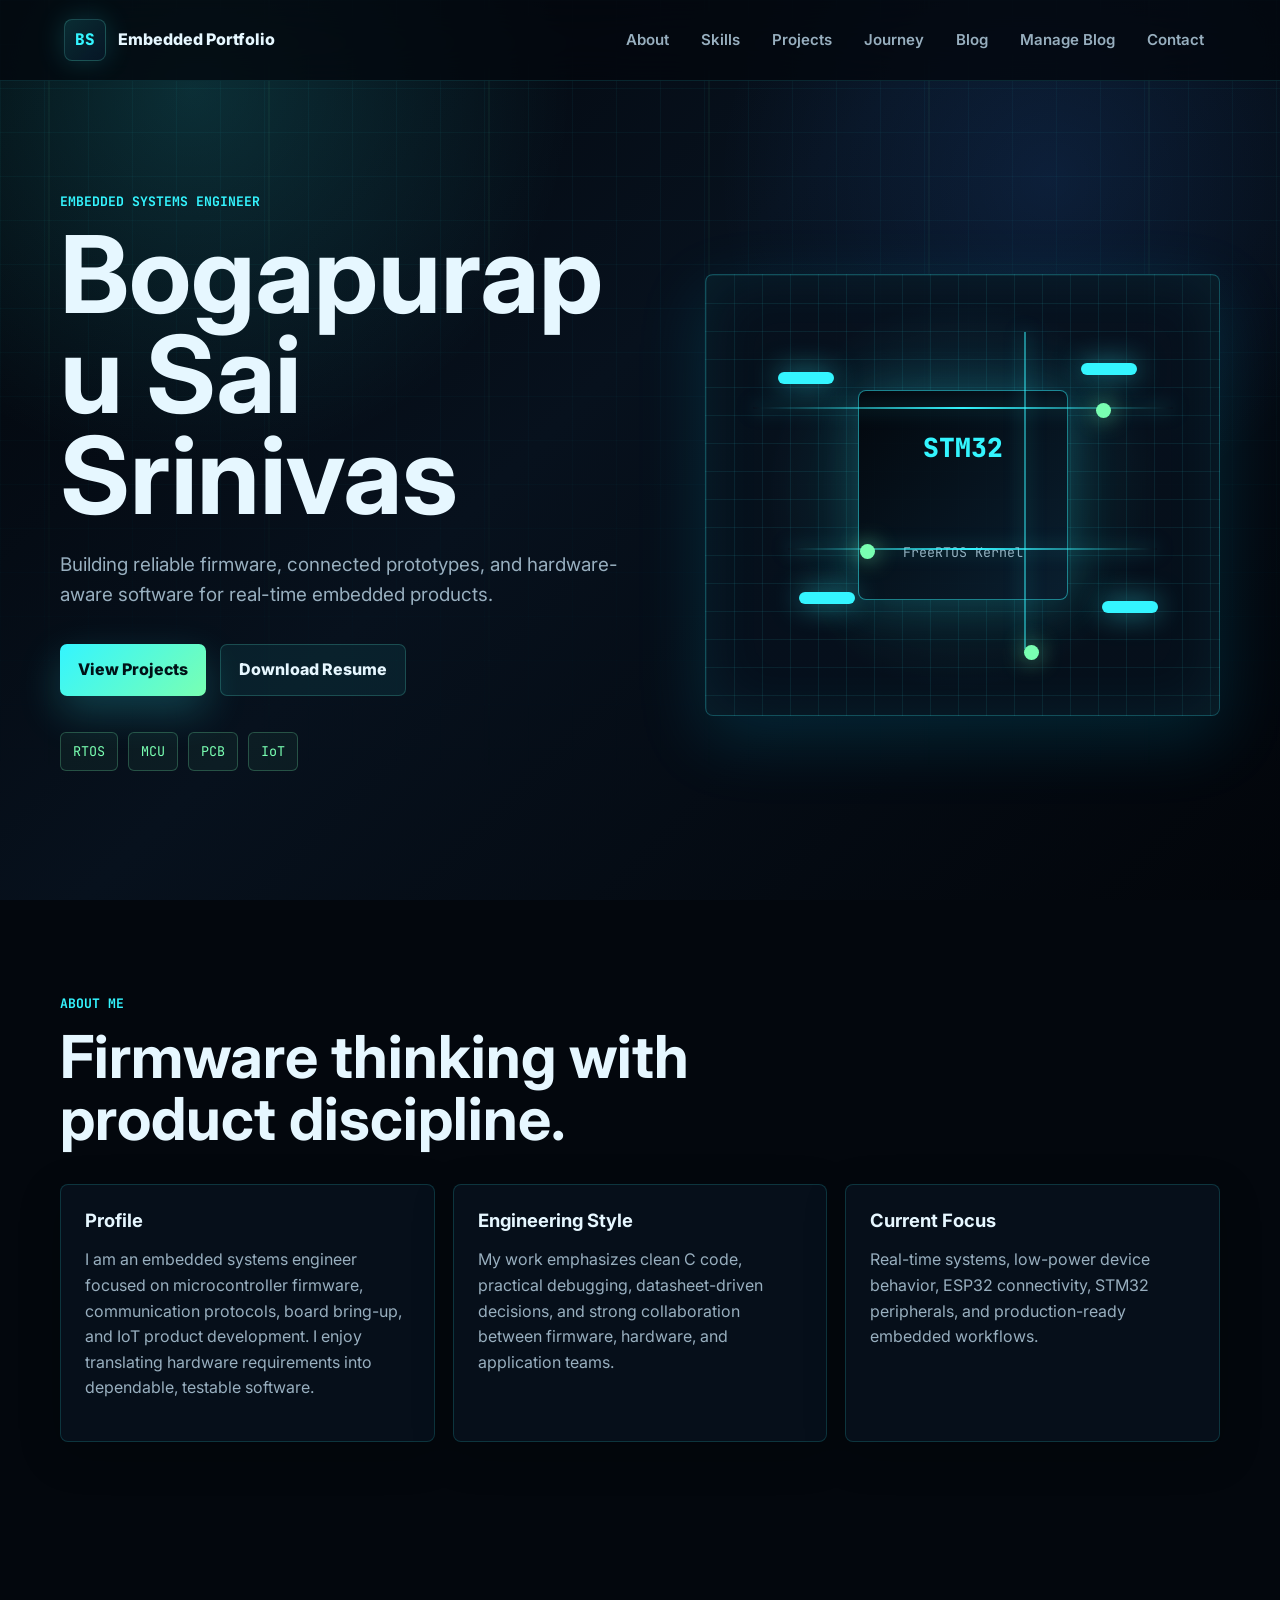
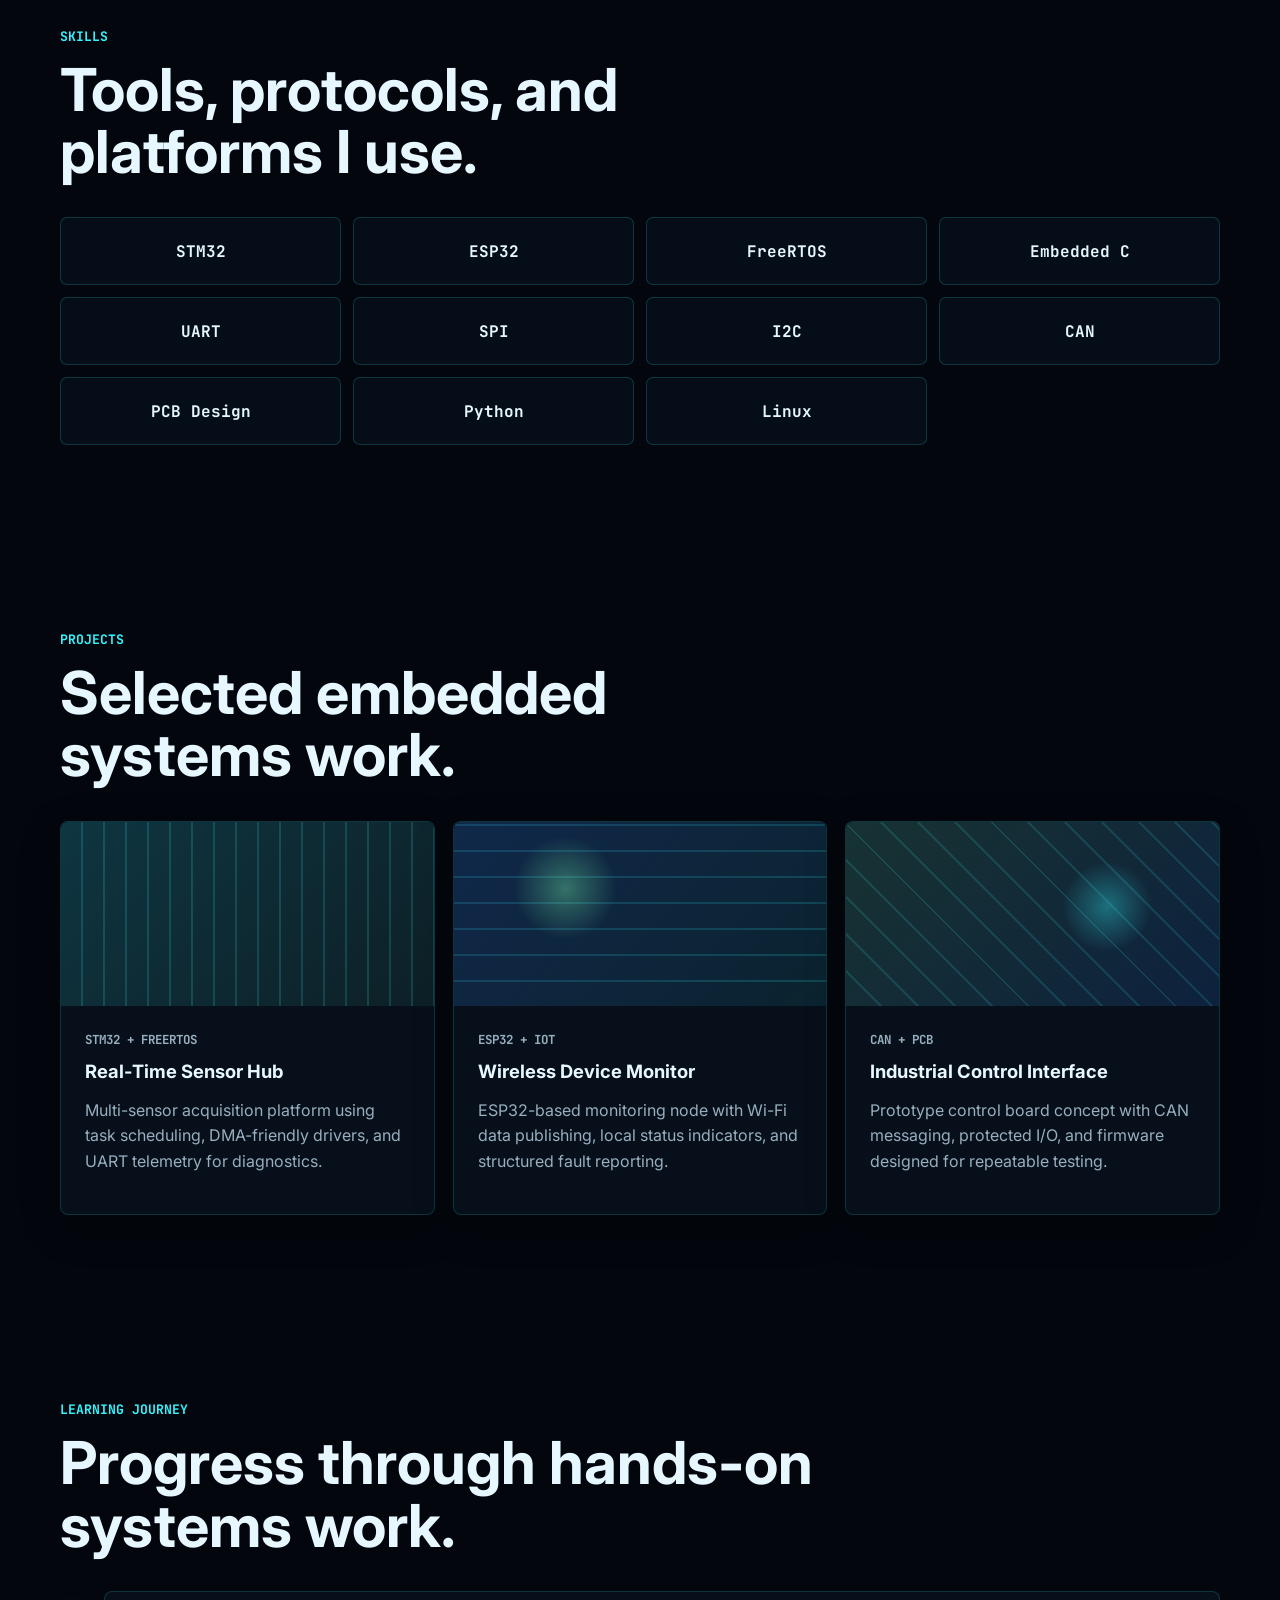
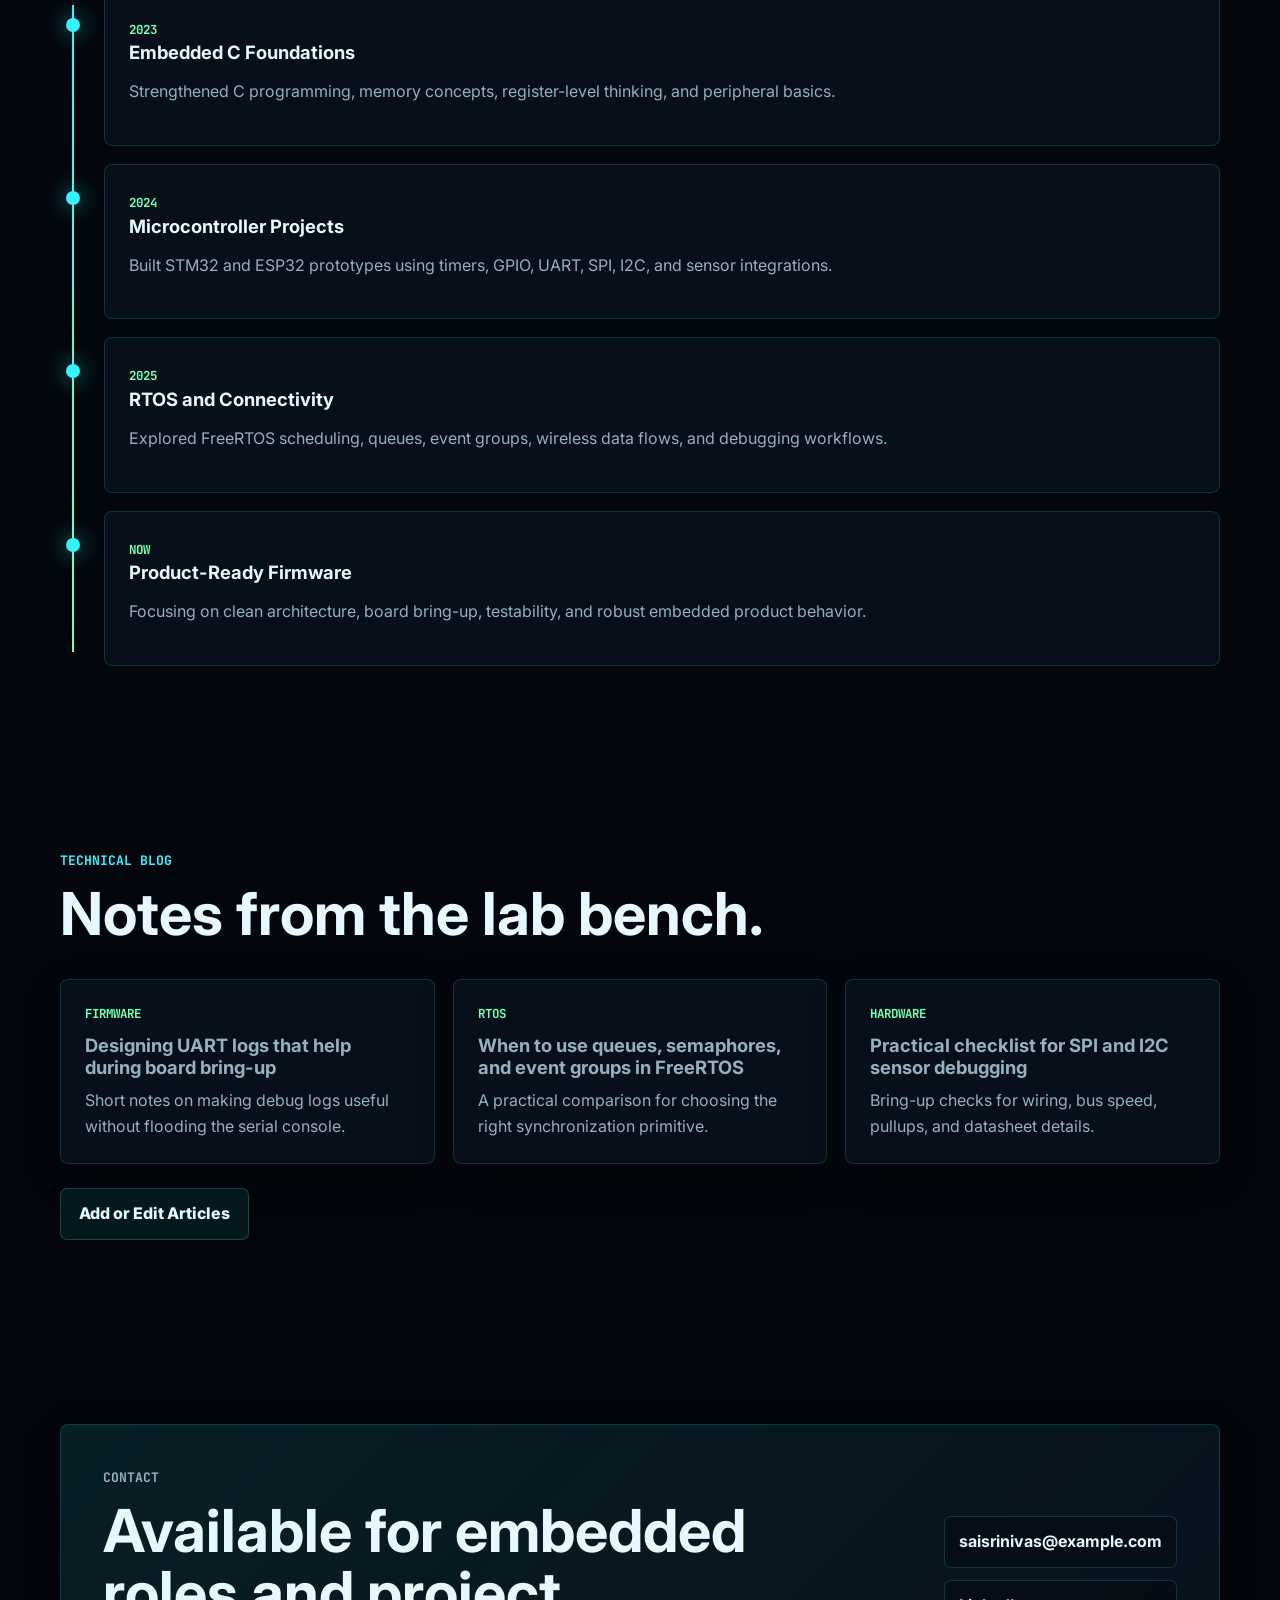
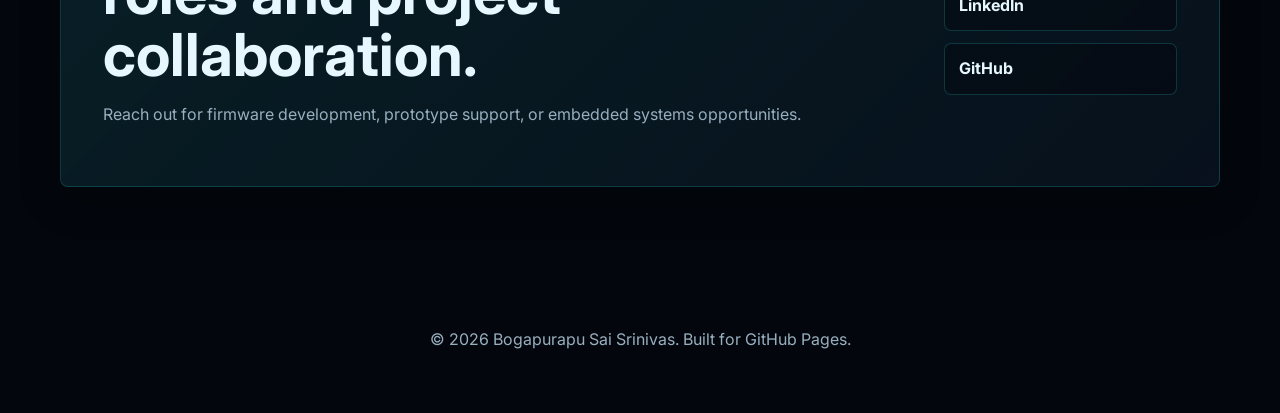
<file: index.html>
<!DOCTYPE html>
<html lang="en">
<head>
  <meta charset="UTF-8">
  <meta name="viewport" content="width=device-width, initial-scale=1.0">
  <meta name="description" content="Portfolio of Bogapurapu Sai Srinivas, Embedded Systems Engineer specializing in STM32, ESP32, FreeRTOS, Embedded C, and connected hardware systems.">
  <title>Bogapurapu Sai Srinivas | Embedded Systems Engineer</title>
  <link rel="preconnect" href="https://fonts.googleapis.com">
  <link rel="preconnect" href="https://fonts.gstatic.com" crossorigin>
  <link href="https://fonts.googleapis.com/css2?family=Inter:wght@400;500;600;700;800&family=JetBrains+Mono:wght@500;700&display=swap" rel="stylesheet">
  <link rel="stylesheet" href="style.css">
</head>
<body>
  <div class="page-grid" aria-hidden="true"></div>
  <header class="site-header">
    <a class="brand" href="#home" aria-label="Go to home">
      <span class="brand-mark">BS</span>
      <span>Embedded Portfolio</span>
    </a>
    <button class="nav-toggle" type="button" aria-label="Open navigation" aria-expanded="false">
      <span></span>
      <span></span>
      <span></span>
    </button>
    <nav class="site-nav" aria-label="Primary navigation">
      <a href="#about">About</a>
      <a href="#skills">Skills</a>
      <a href="#projects">Projects</a>
      <a href="#journey">Journey</a>
      <a href="#blog">Blog</a>
      <a href="blog.html">Manage Blog</a>
      <a href="#contact">Contact</a>
    </nav>
  </header>

  <main>
    <section class="hero section" id="home">
      <div class="hero-copy reveal">
        <p class="eyebrow">Embedded Systems Engineer</p>
        <h1>Bogapurapu Sai Srinivas</h1>
        <p class="hero-text">
          Building reliable firmware, connected prototypes, and hardware-aware software for real-time embedded products.
        </p>
        <div class="hero-actions">
          <a class="button primary" href="#projects">View Projects</a>
          <a class="button secondary" href="resume.pdf" download>Download Resume</a>
        </div>
        <div class="signal-row" aria-label="Engineering highlights">
          <span>RTOS</span>
          <span>MCU</span>
          <span>PCB</span>
          <span>IoT</span>
        </div>
      </div>

      <div class="hero-visual reveal" aria-label="Circuit board illustration">
        <div class="chip-card">
          <div class="chip-core">
            <span>STM32</span>
            <small>FreeRTOS Kernel</small>
          </div>
          <div class="pin pin-a"></div>
          <div class="pin pin-b"></div>
          <div class="pin pin-c"></div>
          <div class="pin pin-d"></div>
          <div class="trace trace-one"></div>
          <div class="trace trace-two"></div>
          <div class="trace trace-three"></div>
          <div class="node node-one"></div>
          <div class="node node-two"></div>
          <div class="node node-three"></div>
        </div>
      </div>
    </section>

    <section class="section about" id="about">
      <div class="section-heading reveal">
        <p class="eyebrow">About Me</p>
        <h2>Firmware thinking with product discipline.</h2>
      </div>
      <div class="about-grid">
        <article class="panel reveal">
          <h3>Profile</h3>
          <p>
            I am an embedded systems engineer focused on microcontroller firmware, communication protocols, board bring-up, and IoT product development. I enjoy translating hardware requirements into dependable, testable software.
          </p>
        </article>
        <article class="panel reveal">
          <h3>Engineering Style</h3>
          <p>
            My work emphasizes clean C code, practical debugging, datasheet-driven decisions, and strong collaboration between firmware, hardware, and application teams.
          </p>
        </article>
        <article class="panel reveal">
          <h3>Current Focus</h3>
          <p>
            Real-time systems, low-power device behavior, ESP32 connectivity, STM32 peripherals, and production-ready embedded workflows.
          </p>
        </article>
      </div>
    </section>

    <section class="section" id="skills">
      <div class="section-heading reveal">
        <p class="eyebrow">Skills</p>
        <h2>Tools, protocols, and platforms I use.</h2>
      </div>
      <div class="skills-grid reveal">
        <span>STM32</span>
        <span>ESP32</span>
        <span>FreeRTOS</span>
        <span>Embedded C</span>
        <span>UART</span>
        <span>SPI</span>
        <span>I2C</span>
        <span>CAN</span>
        <span>PCB Design</span>
        <span>Python</span>
        <span>Linux</span>
      </div>
    </section>

    <section class="section" id="projects">
      <div class="section-heading reveal">
        <p class="eyebrow">Projects</p>
        <h2>Selected embedded systems work.</h2>
      </div>
      <div class="project-grid">
        <article class="project-card reveal">
          <div class="project-image image-one"></div>
          <div class="project-body">
            <p class="project-tag">STM32 + FreeRTOS</p>
            <h3>Real-Time Sensor Hub</h3>
            <p>Multi-sensor acquisition platform using task scheduling, DMA-friendly drivers, and UART telemetry for diagnostics.</p>
          </div>
        </article>
        <article class="project-card reveal">
          <div class="project-image image-two"></div>
          <div class="project-body">
            <p class="project-tag">ESP32 + IoT</p>
            <h3>Wireless Device Monitor</h3>
            <p>ESP32-based monitoring node with Wi-Fi data publishing, local status indicators, and structured fault reporting.</p>
          </div>
        </article>
        <article class="project-card reveal">
          <div class="project-image image-three"></div>
          <div class="project-body">
            <p class="project-tag">CAN + PCB</p>
            <h3>Industrial Control Interface</h3>
            <p>Prototype control board concept with CAN messaging, protected I/O, and firmware designed for repeatable testing.</p>
          </div>
        </article>
      </div>
    </section>

    <section class="section timeline-section" id="journey">
      <div class="section-heading reveal">
        <p class="eyebrow">Learning Journey</p>
        <h2>Progress through hands-on systems work.</h2>
      </div>
      <div class="timeline">
        <div class="timeline-item reveal">
          <span>2023</span>
          <h3>Embedded C Foundations</h3>
          <p>Strengthened C programming, memory concepts, register-level thinking, and peripheral basics.</p>
        </div>
        <div class="timeline-item reveal">
          <span>2024</span>
          <h3>Microcontroller Projects</h3>
          <p>Built STM32 and ESP32 prototypes using timers, GPIO, UART, SPI, I2C, and sensor integrations.</p>
        </div>
        <div class="timeline-item reveal">
          <span>2025</span>
          <h3>RTOS and Connectivity</h3>
          <p>Explored FreeRTOS scheduling, queues, event groups, wireless data flows, and debugging workflows.</p>
        </div>
        <div class="timeline-item reveal">
          <span>Now</span>
          <h3>Product-Ready Firmware</h3>
          <p>Focusing on clean architecture, board bring-up, testability, and robust embedded product behavior.</p>
        </div>
      </div>
    </section>

    <section class="section" id="blog">
      <div class="section-heading reveal">
        <p class="eyebrow">Technical Blog</p>
        <h2>Notes from the lab bench.</h2>
      </div>
      <div class="blog-grid" id="blog-list">
        <article class="blog-card reveal">
          <p>Firmware</p>
          <h3>Designing UART logs that help during board bring-up</h3>
          <span>Short notes on making debug logs useful without flooding the serial console.</span>
        </article>
        <article class="blog-card reveal">
          <p>RTOS</p>
          <h3>When to use queues, semaphores, and event groups in FreeRTOS</h3>
          <span>A practical comparison for choosing the right synchronization primitive.</span>
        </article>
        <article class="blog-card reveal">
          <p>Hardware</p>
          <h3>Practical checklist for SPI and I2C sensor debugging</h3>
          <span>Bring-up checks for wiring, bus speed, pullups, and datasheet details.</span>
        </article>
      </div>
      <div class="section-actions reveal">
        <a class="button secondary" href="blog.html">Add or Edit Articles</a>
      </div>
    </section>

    <section class="section contact" id="contact">
      <div class="contact-panel reveal">
        <div>
          <p class="eyebrow">Contact</p>
          <h2>Available for embedded roles and project collaboration.</h2>
          <p>Reach out for firmware development, prototype support, or embedded systems opportunities.</p>
        </div>
        <div class="contact-links">
          <a href="mailto:saisrinivas@example.com">saisrinivas@example.com</a>
          <a href="https://www.linkedin.com" target="_blank" rel="noreferrer">LinkedIn</a>
          <a href="https://github.com" target="_blank" rel="noreferrer">GitHub</a>
        </div>
      </div>
    </section>
  </main>

  <footer class="site-footer">
    <p>&copy; 2026 Bogapurapu Sai Srinivas. Built for GitHub Pages.</p>
  </footer>

  <script src="script.js"></script>
</body>
</html>
</file>
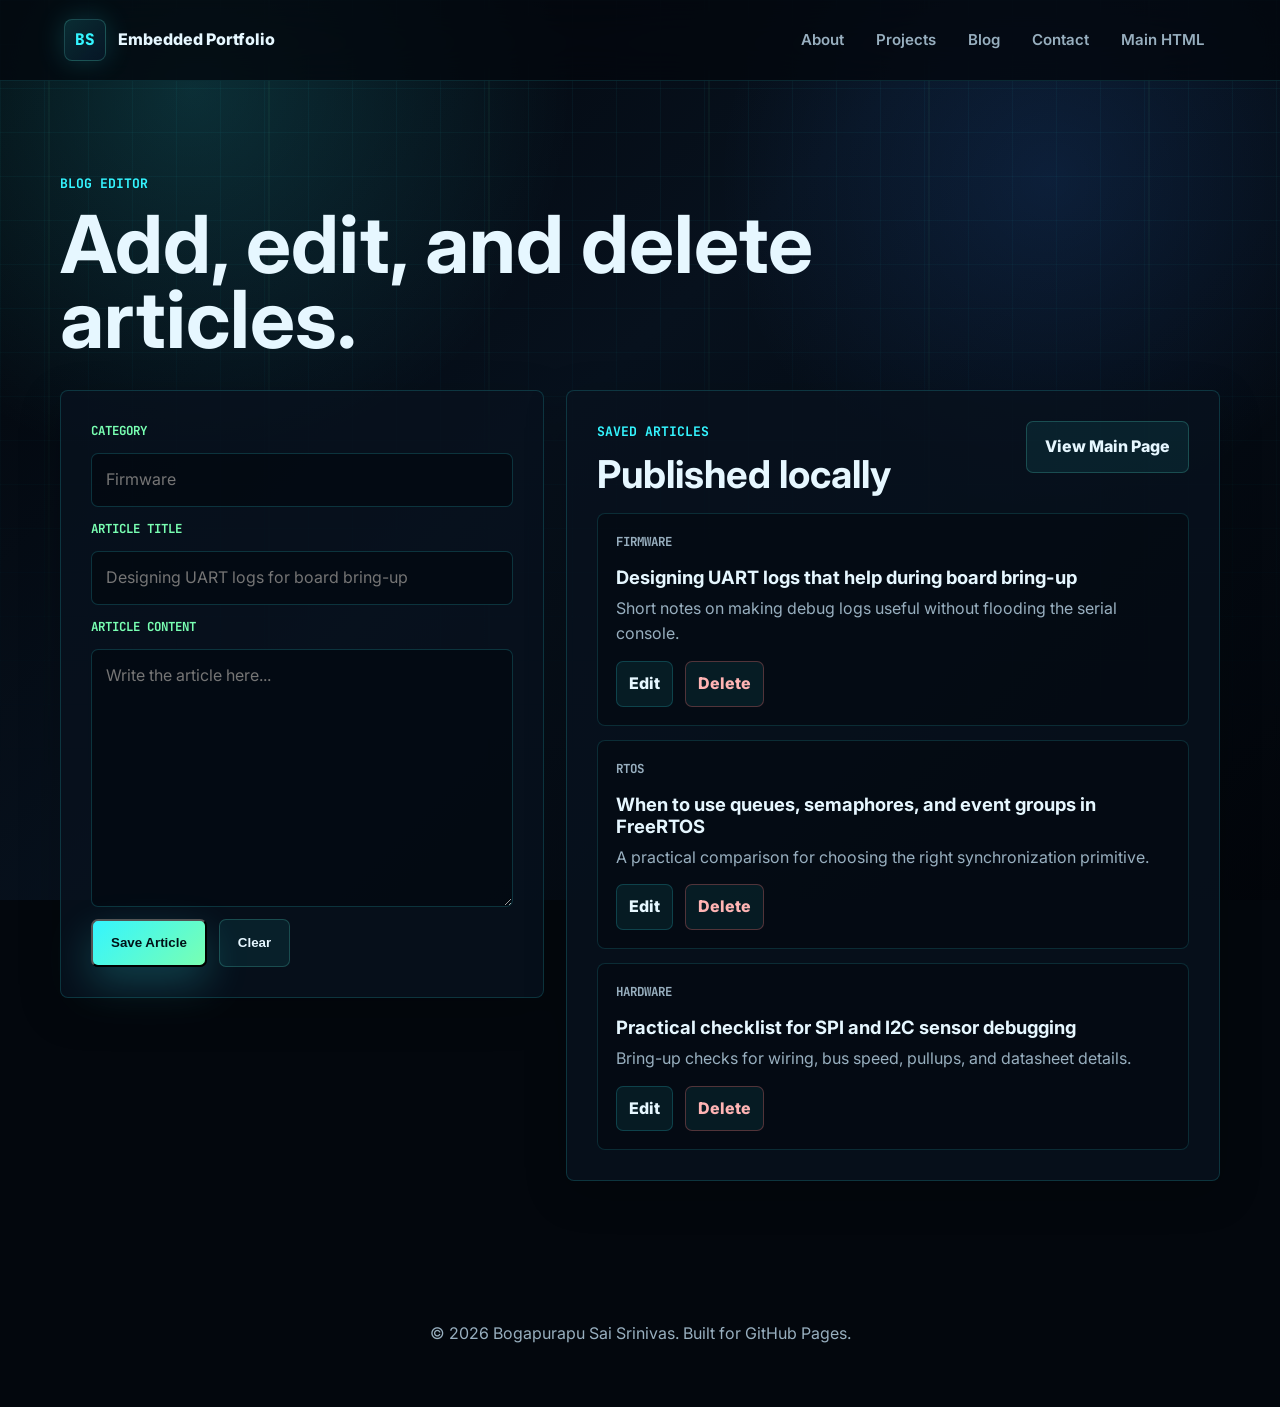
<file: blog.html>
<!DOCTYPE html>
<html lang="en">
<head>
  <meta charset="UTF-8">
  <meta name="viewport" content="width=device-width, initial-scale=1.0">
  <meta name="description" content="Add, edit, and delete technical blog articles for Bogapurapu Sai Srinivas portfolio.">
  <title>Manage Blog | Bogapurapu Sai Srinivas</title>
  <link rel="preconnect" href="https://fonts.googleapis.com">
  <link rel="preconnect" href="https://fonts.gstatic.com" crossorigin>
  <link href="https://fonts.googleapis.com/css2?family=Inter:wght@400;500;600;700;800&family=JetBrains+Mono:wght@500;700&display=swap" rel="stylesheet">
  <link rel="stylesheet" href="style.css">
</head>
<body>
  <div class="page-grid" aria-hidden="true"></div>
  <header class="site-header">
    <a class="brand" href="index.html" aria-label="Go to main page">
      <span class="brand-mark">BS</span>
      <span>Embedded Portfolio</span>
    </a>
    <button class="nav-toggle" type="button" aria-label="Open navigation" aria-expanded="false">
      <span></span>
      <span></span>
      <span></span>
    </button>
    <nav class="site-nav" aria-label="Primary navigation">
      <a href="index.html#about">About</a>
      <a href="index.html#projects">Projects</a>
      <a href="index.html#blog">Blog</a>
      <a href="index.html#contact">Contact</a>
      <a href="index.html">Main HTML</a>
    </nav>
  </header>

  <main>
    <section class="section blog-manager" id="blog-manager">
      <div class="section-heading reveal">
        <p class="eyebrow">Blog Editor</p>
        <h1>Add, edit, and delete articles.</h1>
      </div>

      <div class="manager-layout">
        <form class="editor-panel reveal" id="blog-form">
          <input type="hidden" id="article-id">
          <label for="article-category">Category</label>
          <input id="article-category" name="category" type="text" placeholder="Firmware" required>

          <label for="article-title">Article Title</label>
          <input id="article-title" name="title" type="text" placeholder="Designing UART logs for board bring-up" required>

          <label for="article-body">Article Content</label>
          <textarea id="article-body" name="body" rows="9" placeholder="Write the article here..." required></textarea>

          <div class="form-actions">
            <button class="button primary" type="submit" id="save-article">Save Article</button>
            <button class="button secondary" type="button" id="clear-form">Clear</button>
          </div>
        </form>

        <section class="article-panel reveal" aria-labelledby="saved-articles-title">
          <div class="panel-heading">
            <div>
              <p class="eyebrow">Saved Articles</p>
              <h2 id="saved-articles-title">Published locally</h2>
            </div>
            <a class="button secondary" href="index.html#blog">View Main Page</a>
          </div>
          <div class="article-list" id="article-list"></div>
          <p class="empty-state" id="empty-state">No articles yet. Add your first blog article with the form.</p>
        </section>
      </div>
    </section>
  </main>

  <footer class="site-footer">
    <p>&copy; 2026 Bogapurapu Sai Srinivas. Built for GitHub Pages.</p>
  </footer>

  <script src="script.js"></script>
</body>
</html>
</file>
<file: style.css>
:root {
  --bg: #03070d;
  --panel: rgba(8, 18, 30, 0.82);
  --panel-strong: rgba(10, 26, 42, 0.95);
  --line: rgba(94, 234, 212, 0.22);
  --text: #e6f7ff;
  --muted: #98afbf;
  --cyan: #34f5ff;
  --blue: #3485ff;
  --green: #79ffb2;
  --shadow: 0 22px 70px rgba(0, 204, 255, 0.15);
}

* {
  box-sizing: border-box;
}

html {
  scroll-behavior: smooth;
}

body {
  margin: 0;
  min-height: 100vh;
  color: var(--text);
  background: var(--bg);
  font-family: Inter, system-ui, -apple-system, BlinkMacSystemFont, "Segoe UI", sans-serif;
  line-height: 1.6;
  overflow-x: hidden;
}

body::before {
  position: fixed;
  inset: 0;
  z-index: -3;
  content: "";
  background:
    radial-gradient(circle at 15% 10%, rgba(52, 245, 255, 0.16), transparent 28%),
    radial-gradient(circle at 82% 20%, rgba(52, 133, 255, 0.14), transparent 26%),
    linear-gradient(135deg, #02050a 0%, #07111d 45%, #02050a 100%);
}

.page-grid {
  position: fixed;
  inset: 0;
  z-index: -2;
  opacity: 0.42;
  background-image:
    linear-gradient(rgba(52, 245, 255, 0.12) 1px, transparent 1px),
    linear-gradient(90deg, rgba(52, 245, 255, 0.12) 1px, transparent 1px),
    linear-gradient(90deg, transparent 0 48px, rgba(121, 255, 178, 0.13) 48px 50px, transparent 50px 110px);
  background-size: 44px 44px, 44px 44px, 220px 220px;
  mask-image: linear-gradient(to bottom, black, transparent 92%);
}

a {
  color: inherit;
  text-decoration: none;
}

.site-header {
  position: sticky;
  top: 0;
  z-index: 20;
  display: flex;
  align-items: center;
  justify-content: space-between;
  gap: 24px;
  padding: 18px clamp(18px, 5vw, 72px);
  border-bottom: 1px solid rgba(52, 245, 255, 0.13);
  background: rgba(3, 7, 13, 0.78);
  backdrop-filter: blur(18px);
}

.brand {
  display: inline-flex;
  align-items: center;
  gap: 12px;
  font-weight: 800;
  letter-spacing: 0;
}

.brand-mark {
  display: grid;
  width: 42px;
  height: 42px;
  place-items: center;
  border: 1px solid var(--line);
  border-radius: 8px;
  color: var(--cyan);
  background: linear-gradient(135deg, rgba(52, 245, 255, 0.14), rgba(52, 133, 255, 0.08));
  font-family: "JetBrains Mono", monospace;
  box-shadow: 0 0 28px rgba(52, 245, 255, 0.18);
}

.site-nav {
  display: flex;
  align-items: center;
  gap: 8px;
}

.site-nav a {
  padding: 10px 12px;
  border-radius: 6px;
  color: var(--muted);
  font-size: 0.94rem;
  font-weight: 600;
  transition: color 180ms ease, background 180ms ease, box-shadow 180ms ease;
}

.site-nav a:hover,
.site-nav a.active {
  color: var(--text);
  background: rgba(52, 245, 255, 0.08);
  box-shadow: inset 0 0 0 1px rgba(52, 245, 255, 0.14);
}

.nav-toggle {
  display: none;
  width: 44px;
  height: 44px;
  border: 1px solid var(--line);
  border-radius: 8px;
  background: rgba(52, 245, 255, 0.06);
  cursor: pointer;
}

.nav-toggle span {
  display: block;
  width: 20px;
  height: 2px;
  margin: 5px auto;
  background: var(--cyan);
}

.section {
  width: min(1160px, calc(100% - 36px));
  margin: 0 auto;
  padding: 92px 0;
}

.hero {
  display: grid;
  min-height: calc(100vh - 80px);
  align-items: center;
  grid-template-columns: minmax(0, 1.05fr) minmax(320px, 0.95fr);
  gap: clamp(32px, 6vw, 80px);
  padding-top: 72px;
}

.eyebrow {
  margin: 0 0 12px;
  color: var(--cyan);
  font-family: "JetBrains Mono", monospace;
  font-size: 0.82rem;
  font-weight: 700;
  text-transform: uppercase;
}

h1,
h2,
h3,
p {
  overflow-wrap: anywhere;
}

h1 {
  max-width: 900px;
  margin: 0;
  font-size: clamp(3rem, 9vw, 6.7rem);
  line-height: 0.94;
  letter-spacing: 0;
}

h2 {
  max-width: 760px;
  margin: 0;
  font-size: clamp(2rem, 4.8vw, 3.7rem);
  line-height: 1.05;
}

h3 {
  margin: 0 0 10px;
  font-size: 1.15rem;
  line-height: 1.2;
}

.hero-text {
  max-width: 640px;
  margin: 24px 0 0;
  color: var(--muted);
  font-size: clamp(1rem, 1.6vw, 1.18rem);
}

.hero-actions {
  display: flex;
  flex-wrap: wrap;
  gap: 14px;
  margin-top: 34px;
}

.button {
  display: inline-flex;
  min-height: 48px;
  align-items: center;
  justify-content: center;
  border-radius: 7px;
  padding: 12px 18px;
  font-weight: 800;
  transition: transform 180ms ease, box-shadow 180ms ease, border-color 180ms ease;
}

.button:hover {
  transform: translateY(-2px);
}

.button.primary {
  color: #001217;
  background: linear-gradient(135deg, var(--cyan), var(--green));
  box-shadow: 0 16px 42px rgba(52, 245, 255, 0.22);
}

.button.secondary {
  border: 1px solid var(--line);
  color: var(--text);
  background: rgba(52, 245, 255, 0.07);
}

.button.secondary:hover {
  border-color: rgba(52, 245, 255, 0.56);
  box-shadow: 0 16px 42px rgba(52, 245, 255, 0.12);
}

.signal-row {
  display: flex;
  flex-wrap: wrap;
  gap: 10px;
  margin-top: 36px;
}

.signal-row span {
  border: 1px solid rgba(121, 255, 178, 0.24);
  border-radius: 6px;
  padding: 8px 12px;
  color: var(--green);
  background: rgba(121, 255, 178, 0.05);
  font-family: "JetBrains Mono", monospace;
  font-size: 0.84rem;
}

.hero-visual {
  position: relative;
  min-height: 470px;
}

.chip-card {
  position: absolute;
  inset: 6% 0 0;
  overflow: hidden;
  border: 1px solid rgba(52, 245, 255, 0.28);
  border-radius: 8px;
  background:
    linear-gradient(90deg, rgba(52, 245, 255, 0.08) 1px, transparent 1px),
    linear-gradient(rgba(52, 245, 255, 0.08) 1px, transparent 1px),
    radial-gradient(circle at 50% 50%, rgba(52, 245, 255, 0.18), rgba(7, 17, 29, 0.86) 58%);
  background-size: 28px 28px, 28px 28px, auto;
  box-shadow: var(--shadow), inset 0 0 60px rgba(52, 245, 255, 0.08);
}

.chip-core {
  position: absolute;
  top: 50%;
  left: 50%;
  display: grid;
  width: 210px;
  height: 210px;
  place-items: center;
  transform: translate(-50%, -50%);
  border: 1px solid rgba(52, 245, 255, 0.5);
  border-radius: 8px;
  background: linear-gradient(135deg, rgba(3, 7, 13, 0.96), rgba(10, 31, 48, 0.96));
  box-shadow: 0 0 50px rgba(52, 245, 255, 0.2);
}

.chip-core span {
  color: var(--cyan);
  font-family: "JetBrains Mono", monospace;
  font-size: 1.65rem;
  font-weight: 800;
}

.chip-core small {
  color: var(--muted);
  font-family: "JetBrains Mono", monospace;
}

.pin {
  position: absolute;
  width: 56px;
  height: 12px;
  border-radius: 999px;
  background: var(--cyan);
  box-shadow: 0 0 28px rgba(52, 245, 255, 0.6);
  animation: pulse 2.4s ease-in-out infinite;
}

.pin-a { top: 22%; left: 14%; }
.pin-b { top: 72%; left: 18%; animation-delay: 400ms; }
.pin-c { top: 20%; right: 16%; animation-delay: 800ms; }
.pin-d { top: 74%; right: 12%; animation-delay: 1200ms; }

.trace {
  position: absolute;
  height: 2px;
  background: linear-gradient(90deg, transparent, var(--cyan), transparent);
  box-shadow: 0 0 18px rgba(52, 245, 255, 0.5);
}

.trace-one {
  top: 30%;
  left: 9%;
  width: 82%;
}

.trace-two {
  top: 62%;
  left: 16%;
  width: 72%;
}

.trace-three {
  top: 13%;
  left: 62%;
  width: 2px;
  height: 72%;
}

.node {
  position: absolute;
  width: 15px;
  height: 15px;
  border-radius: 50%;
  background: var(--green);
  box-shadow: 0 0 22px rgba(121, 255, 178, 0.78);
}

.node-one { top: 29%; left: 76%; }
.node-two { top: 61%; left: 30%; }
.node-three { top: 84%; left: 62%; }

.section-heading {
  margin-bottom: 34px;
}

.about-grid,
.project-grid,
.blog-grid {
  display: grid;
  grid-template-columns: repeat(3, minmax(0, 1fr));
  gap: 18px;
}

.panel,
.project-card,
.blog-card,
.contact-panel {
  border: 1px solid rgba(52, 245, 255, 0.16);
  border-radius: 8px;
  background: var(--panel);
  box-shadow: 0 12px 42px rgba(0, 0, 0, 0.22);
}

.panel,
.blog-card {
  padding: 24px;
}

.panel p,
.project-card p,
.blog-card h3,
.contact-panel p,
.timeline-item p {
  color: var(--muted);
}

.skills-grid {
  display: grid;
  grid-template-columns: repeat(4, minmax(0, 1fr));
  gap: 12px;
}

.skills-grid span {
  min-height: 68px;
  display: flex;
  align-items: center;
  justify-content: center;
  border: 1px solid rgba(52, 245, 255, 0.18);
  border-radius: 7px;
  color: var(--text);
  background: rgba(8, 18, 30, 0.72);
  font-family: "JetBrains Mono", monospace;
  font-weight: 700;
  text-align: center;
  transition: transform 180ms ease, border-color 180ms ease, color 180ms ease;
}

.skills-grid span:hover {
  transform: translateY(-4px);
  border-color: rgba(52, 245, 255, 0.55);
  color: var(--cyan);
}

.project-card {
  overflow: hidden;
  transition: transform 180ms ease, border-color 180ms ease, box-shadow 180ms ease;
}

.project-card:hover,
.blog-card:hover,
.panel:hover {
  transform: translateY(-5px);
  border-color: rgba(52, 245, 255, 0.48);
  box-shadow: 0 22px 60px rgba(52, 245, 255, 0.12);
}

.project-image {
  min-height: 184px;
  background:
    linear-gradient(135deg, rgba(52, 245, 255, 0.16), rgba(121, 255, 178, 0.06)),
    repeating-linear-gradient(90deg, transparent 0 20px, rgba(52, 245, 255, 0.16) 20px 22px),
    #07111d;
}

.image-two {
  background:
    radial-gradient(circle at 30% 36%, rgba(121, 255, 178, 0.35), transparent 18%),
    linear-gradient(135deg, rgba(52, 133, 255, 0.2), rgba(52, 245, 255, 0.08)),
    repeating-linear-gradient(0deg, transparent 0 24px, rgba(52, 245, 255, 0.16) 24px 26px),
    #07111d;
}

.image-three {
  background:
    radial-gradient(circle at 70% 46%, rgba(52, 245, 255, 0.34), transparent 16%),
    linear-gradient(135deg, rgba(121, 255, 178, 0.14), rgba(52, 133, 255, 0.14)),
    repeating-linear-gradient(45deg, transparent 0 24px, rgba(52, 245, 255, 0.14) 24px 26px),
    #07111d;
}

.project-body {
  padding: 24px;
}

.project-tag,
.blog-card p,
.timeline-item span {
  margin: 0 0 10px;
  color: var(--green);
  font-family: "JetBrains Mono", monospace;
  font-size: 0.78rem;
  font-weight: 700;
  text-transform: uppercase;
}

.timeline {
  position: relative;
  display: grid;
  gap: 18px;
}

.timeline::before {
  position: absolute;
  top: 14px;
  bottom: 14px;
  left: 12px;
  width: 2px;
  content: "";
  background: linear-gradient(var(--cyan), var(--green));
}

.timeline-item {
  position: relative;
  margin-left: 44px;
  padding: 24px;
  border: 1px solid rgba(52, 245, 255, 0.16);
  border-radius: 8px;
  background: var(--panel);
}

.timeline-item::before {
  position: absolute;
  top: 26px;
  left: -39px;
  width: 14px;
  height: 14px;
  border-radius: 50%;
  content: "";
  background: var(--cyan);
  box-shadow: 0 0 22px rgba(52, 245, 255, 0.72);
}

.blog-card a {
  display: inline-flex;
  margin-top: 12px;
  color: var(--cyan);
  font-weight: 800;
}

.blog-card span {
  display: block;
  color: var(--muted);
}

.section-actions {
  display: flex;
  justify-content: flex-start;
  margin-top: 24px;
}

.blog-manager h1 {
  max-width: 880px;
  font-size: clamp(2.65rem, 7vw, 5rem);
}

.manager-layout {
  display: grid;
  align-items: start;
  grid-template-columns: minmax(300px, 0.85fr) minmax(0, 1.15fr);
  gap: 22px;
}

.editor-panel,
.article-panel {
  border: 1px solid rgba(52, 245, 255, 0.16);
  border-radius: 8px;
  background: var(--panel);
  box-shadow: 0 12px 42px rgba(0, 0, 0, 0.22);
}

.editor-panel {
  display: grid;
  gap: 12px;
  padding: clamp(22px, 4vw, 30px);
}

.editor-panel label {
  color: var(--green);
  font-family: "JetBrains Mono", monospace;
  font-size: 0.78rem;
  font-weight: 700;
  text-transform: uppercase;
}

.editor-panel input,
.editor-panel textarea {
  width: 100%;
  border: 1px solid rgba(52, 245, 255, 0.18);
  border-radius: 7px;
  padding: 13px 14px;
  color: var(--text);
  background: rgba(3, 7, 13, 0.56);
  font: inherit;
  outline: none;
}

.editor-panel textarea {
  min-height: 210px;
  resize: vertical;
}

.editor-panel input:focus,
.editor-panel textarea:focus {
  border-color: rgba(52, 245, 255, 0.58);
  box-shadow: 0 0 0 3px rgba(52, 245, 255, 0.09);
}

.form-actions,
.article-actions {
  display: flex;
  flex-wrap: wrap;
  gap: 12px;
}

.article-panel {
  padding: clamp(22px, 4vw, 30px);
}

.panel-heading {
  display: flex;
  align-items: flex-start;
  justify-content: space-between;
  gap: 18px;
  margin-bottom: 18px;
}

.panel-heading h2 {
  font-size: clamp(1.7rem, 3vw, 2.5rem);
}

.article-list {
  display: grid;
  gap: 14px;
}

.article-item {
  border: 1px solid rgba(52, 245, 255, 0.14);
  border-radius: 8px;
  padding: 18px;
  background: rgba(3, 7, 13, 0.42);
}

.article-item h3 {
  margin-bottom: 8px;
}

.article-item p {
  margin: 0 0 14px;
  color: var(--muted);
}

.article-actions button {
  min-height: 40px;
  border: 1px solid rgba(52, 245, 255, 0.18);
  border-radius: 7px;
  padding: 9px 12px;
  color: var(--text);
  background: rgba(52, 245, 255, 0.07);
  font: inherit;
  font-weight: 800;
  cursor: pointer;
}

.article-actions button:hover {
  border-color: rgba(52, 245, 255, 0.52);
  color: var(--cyan);
}

.article-actions .danger {
  border-color: rgba(255, 110, 110, 0.3);
  color: #ffb4b4;
}

.empty-state {
  margin: 0;
  color: var(--muted);
}

.contact-panel {
  display: grid;
  align-items: center;
  grid-template-columns: 1fr auto;
  gap: 28px;
  padding: clamp(26px, 5vw, 42px);
  background: linear-gradient(135deg, rgba(52, 245, 255, 0.1), rgba(8, 18, 30, 0.9));
}

.contact-links {
  display: grid;
  gap: 12px;
  min-width: min(280px, 100%);
}

.contact-links a {
  border: 1px solid rgba(52, 245, 255, 0.18);
  border-radius: 7px;
  padding: 12px 14px;
  color: var(--text);
  background: rgba(3, 7, 13, 0.42);
  font-weight: 700;
  transition: border-color 180ms ease, color 180ms ease, transform 180ms ease;
}

.contact-links a:hover {
  transform: translateX(4px);
  border-color: rgba(52, 245, 255, 0.5);
  color: var(--cyan);
}

.site-footer {
  padding: 32px 18px 44px;
  color: var(--muted);
  text-align: center;
}

.reveal {
  opacity: 0;
  transform: translateY(22px);
  transition: opacity 700ms ease, transform 700ms ease;
}

.reveal.visible {
  opacity: 1;
  transform: translateY(0);
}

@keyframes pulse {
  0%,
  100% {
    opacity: 0.55;
    transform: scaleX(0.82);
  }
  50% {
    opacity: 1;
    transform: scaleX(1);
  }
}

@media (max-width: 900px) {
  .nav-toggle {
    display: block;
  }

  .site-nav {
    position: absolute;
    top: 100%;
    right: 18px;
    left: 18px;
    display: none;
    flex-direction: column;
    align-items: stretch;
    border: 1px solid rgba(52, 245, 255, 0.16);
    border-radius: 8px;
    padding: 10px;
    background: rgba(3, 7, 13, 0.96);
  }

  .site-nav.open {
    display: flex;
  }

  .hero,
  .contact-panel,
  .manager-layout {
    grid-template-columns: 1fr;
  }

  .hero {
    min-height: auto;
    padding-top: 58px;
  }

  .hero-visual {
    min-height: 390px;
  }

  .about-grid,
  .project-grid,
  .blog-grid {
    grid-template-columns: 1fr;
  }

  .skills-grid {
    grid-template-columns: repeat(2, minmax(0, 1fr));
  }

  .panel-heading {
    display: grid;
  }
}

@media (max-width: 560px) {
  .site-header {
    padding-inline: 16px;
  }

  .brand span:last-child {
    display: none;
  }

  .section {
    width: min(100% - 28px, 1160px);
    padding: 68px 0;
  }

  h1 {
    font-size: clamp(2.55rem, 17vw, 4.2rem);
  }

  .hero-actions,
  .button {
    width: 100%;
  }

  .skills-grid {
    grid-template-columns: 1fr;
  }

  .chip-core {
    width: 170px;
    height: 170px;
  }

  .timeline-item {
    margin-left: 34px;
  }
}
</file>
